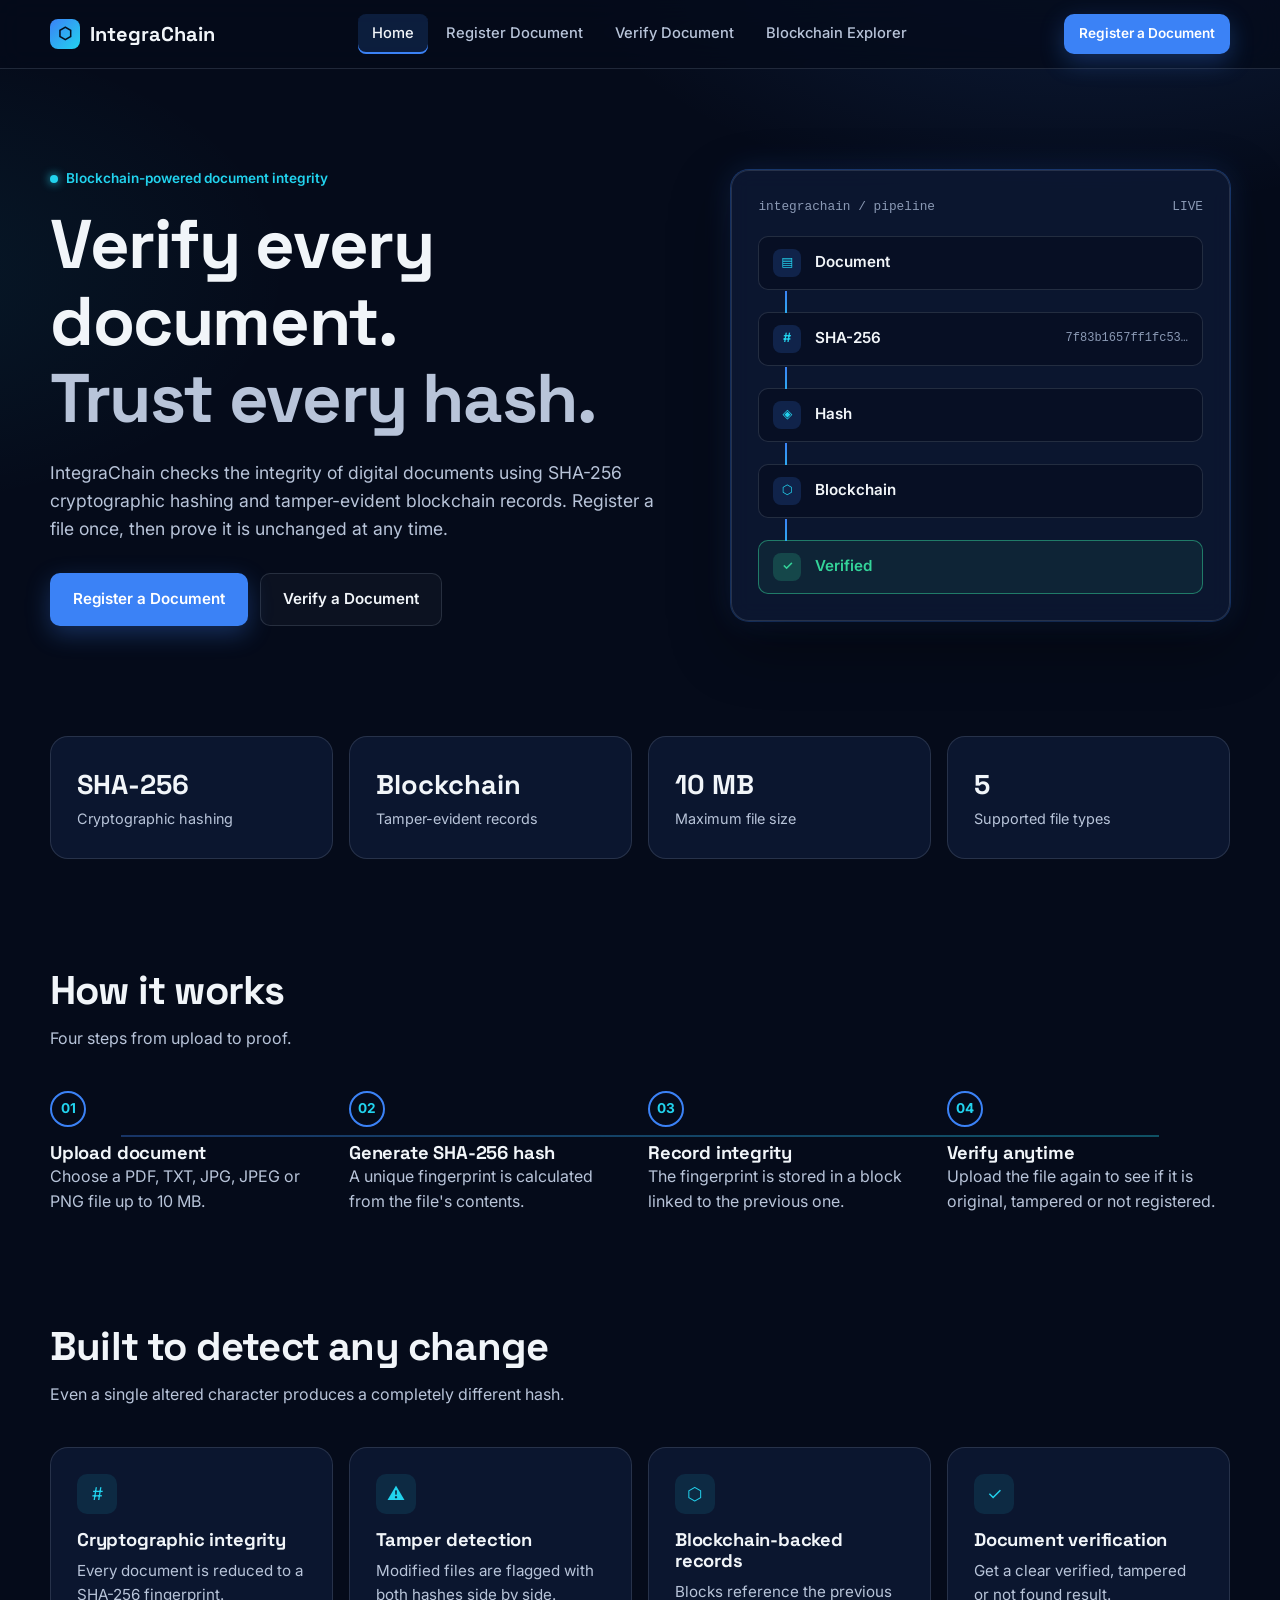
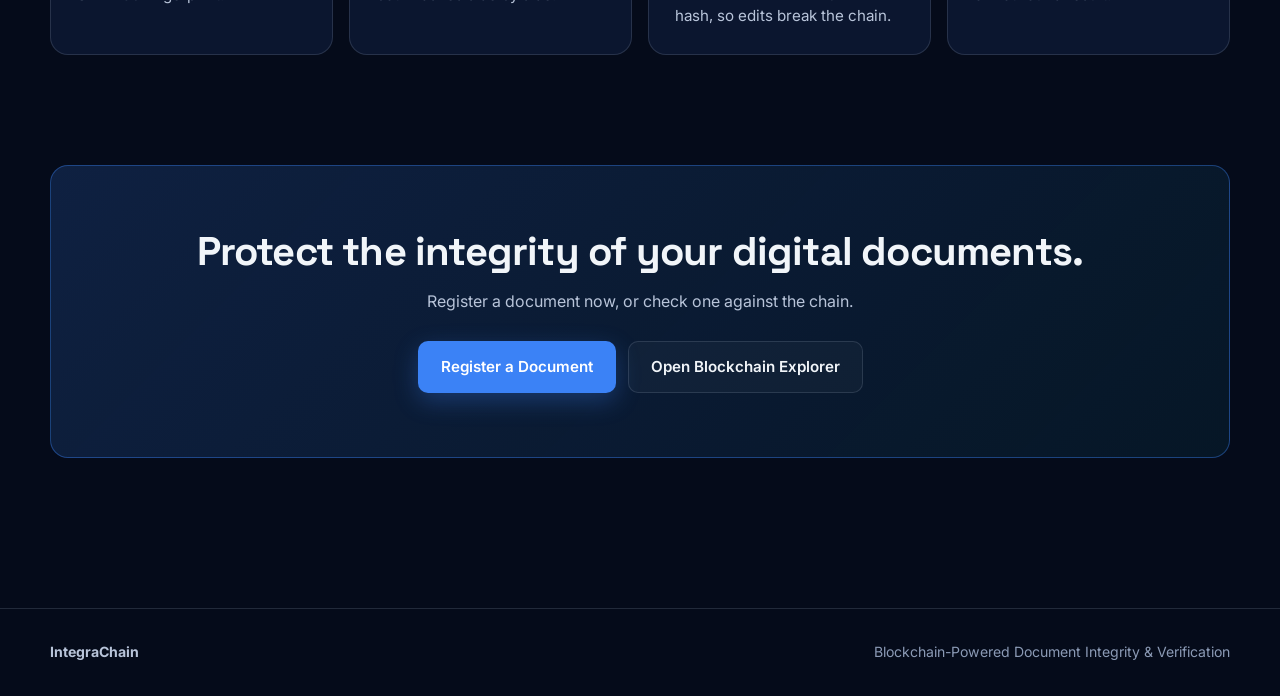
<file: frontend/index.html>
<!DOCTYPE html>
<html lang="en">
<head>
    <meta charset="UTF-8">
    <meta name="viewport" content="width=device-width, initial-scale=1.0">
    <meta name="description" content="IntegraChain: Blockchain-Powered Document Integrity & Verification">
    <title>IntegraChain | Document Integrity &amp; Verification</title>
    <link rel="stylesheet" href="css/style.css">
</head>
<body>
    <a class="skip-link" href="#main">Skip to content</a>

    <header class="navbar">
        <div class="container nav-inner">
            <a href="index.html" class="brand" aria-label="IntegraChain home"><span class="brand-icon" aria-hidden="true">⬡</span>IntegraChain</a>
            <nav class="nav-links" aria-label="Main">
                <a class="active" href="index.html" aria-current="page">Home</a>
                <a href="upload.html">Register Document</a>
                <a href="verify.html">Verify Document</a>
                <a href="blockchain.html">Blockchain Explorer</a>
            </nav>
            <a href="upload.html" class="btn primary sm nav-cta">Register a Document</a>
        </div>
    </header>

    <main id="main">
        <section class="hero">
            <div class="container hero-grid">
                <div>
                    <p class="kicker">Blockchain-powered document integrity</p>
                    <h1>Verify every document.<span class="line-2">Trust every hash.</span></h1>
                    <p class="lead">IntegraChain checks the integrity of digital documents using SHA-256 cryptographic hashing and tamper-evident blockchain records. Register a file once, then prove it is unchanged at any time.</p>
                    <div class="hero-actions">
                        <a href="upload.html" class="btn primary">Register a Document</a>
                        <a href="verify.html" class="btn outline">Verify a Document</a>
                    </div>
                </div>

                <div class="pipeline">
                    <p class="pipeline-title"><span>integrachain / pipeline</span><span>LIVE</span></p>
                    <ol aria-label="How a document moves through IntegraChain">
                    <li><span class="node" aria-hidden="true">▤</span>Document</li>
                    <li><span class="node" aria-hidden="true">#</span>SHA-256<small>7f83b1657ff1fc53…</small></li>
                    <li><span class="node" aria-hidden="true">◈</span>Hash</li>
                    <li><span class="node" aria-hidden="true">⬡</span>Blockchain</li>
                    <li class="done"><span class="node" aria-hidden="true">✓</span>Verified</li>
                    </ol>
                </div>
            </div>
        </section>

        <section class="container" aria-label="Key facts">
            <div class="stats">
                <div class="card stat"><strong>SHA-256</strong><span>Cryptographic hashing</span></div>
                <div class="card stat"><strong>Blockchain</strong><span>Tamper-evident records</span></div>
                <div class="card stat"><strong>10 MB</strong><span>Maximum file size</span></div>
                <div class="card stat"><strong>5</strong><span>Supported file types</span></div>
            </div>
        </section>

        <section class="section container" aria-labelledby="how-title">
            <div class="section-head">
                <h2 id="how-title">How it works</h2>
                <p>Four steps from upload to proof.</p>
            </div>
            <ol class="steps">
                <li class="step"><div class="step-number">01</div><h3>Upload document</h3><p>Choose a PDF, TXT, JPG, JPEG or PNG file up to 10 MB.</p></li>
                <li class="step"><div class="step-number">02</div><h3>Generate SHA-256 hash</h3><p>A unique fingerprint is calculated from the file's contents.</p></li>
                <li class="step"><div class="step-number">03</div><h3>Record integrity</h3><p>The fingerprint is stored in a block linked to the previous one.</p></li>
                <li class="step"><div class="step-number">04</div><h3>Verify anytime</h3><p>Upload the file again to see if it is original, tampered or not registered.</p></li>
            </ol>
        </section>

        <section class="container" aria-labelledby="sec-title">
            <div class="section-head">
                <h2 id="sec-title">Built to detect any change</h2>
                <p>Even a single altered character produces a completely different hash.</p>
            </div>
            <div class="grid-4">
                <div class="card"><div class="icon-badge" aria-hidden="true">#</div><h3>Cryptographic integrity</h3><p>Every document is reduced to a SHA-256 fingerprint.</p></div>
                <div class="card"><div class="icon-badge" aria-hidden="true">⚠</div><h3>Tamper detection</h3><p>Modified files are flagged with both hashes side by side.</p></div>
                <div class="card"><div class="icon-badge" aria-hidden="true">⬡</div><h3>Blockchain-backed records</h3><p>Blocks reference the previous hash, so edits break the chain.</p></div>
                <div class="card"><div class="icon-badge" aria-hidden="true">✓</div><h3>Document verification</h3><p>Get a clear verified, tampered or not found result.</p></div>
            </div>
        </section>

        <section class="section container" aria-labelledby="cta-title">
            <div class="cta-band">
                <h2 id="cta-title">Protect the integrity of your digital documents.</h2>
                <p>Register a document now, or check one against the chain.</p>
                <div class="hero-actions">
                    <a href="upload.html" class="btn primary">Register a Document</a>
                    <a href="blockchain.html" class="btn outline">Open Blockchain Explorer</a>
                </div>
            </div>
        </section>
    </main>

    <footer>
        <div class="container footer-inner">
            <p><strong>IntegraChain</strong></p>
            <p class="footer-small">Blockchain-Powered Document Integrity &amp; Verification</p>
        </div>
    </footer>
</body>
</html>
</file>
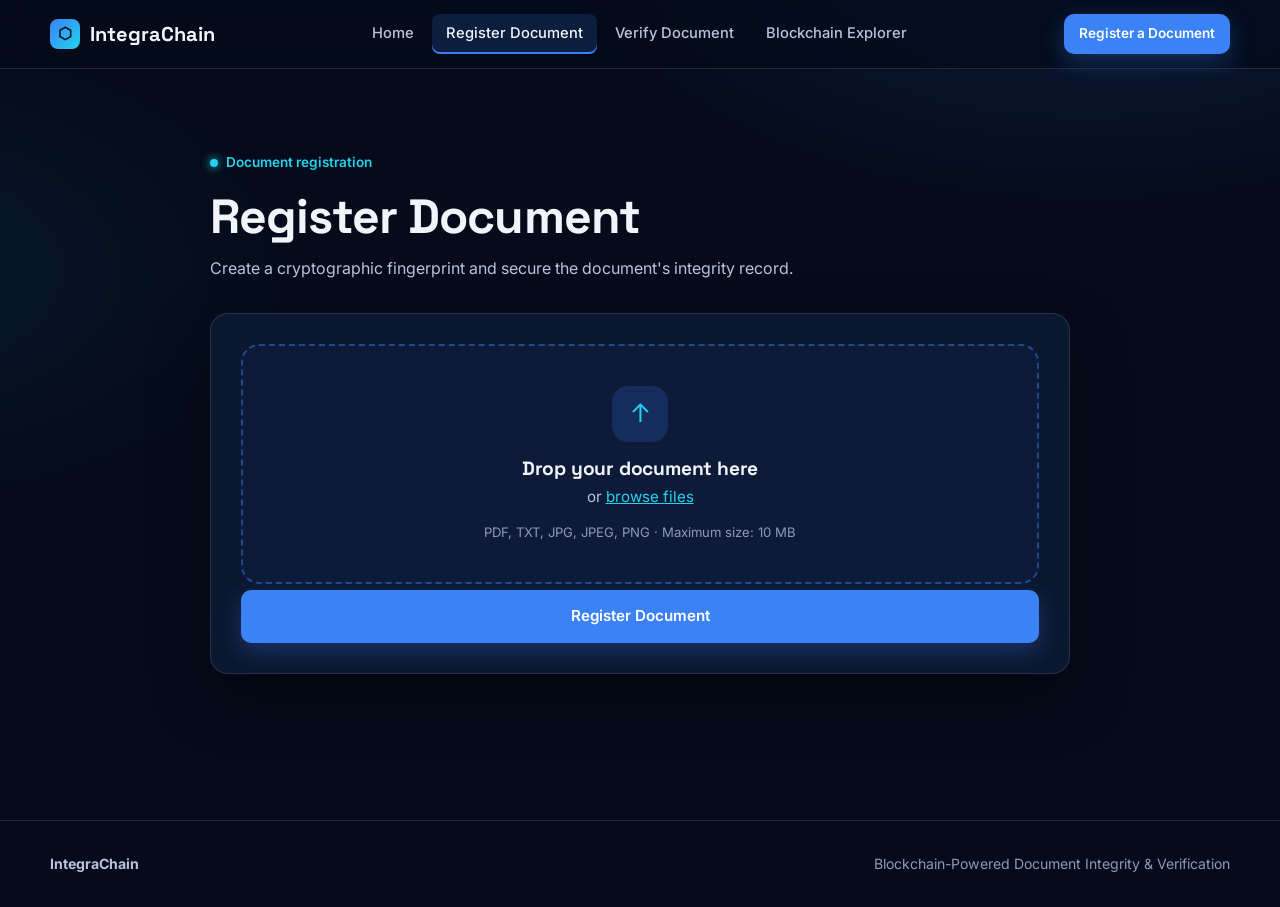
<file: frontend/upload.html>
<!DOCTYPE html>
<html lang="en">
<head>
    <meta charset="UTF-8">
    <meta name="viewport" content="width=device-width, initial-scale=1.0">
    <title>Register Document | IntegraChain</title>
    <link rel="stylesheet" href="css/style.css">
</head>
<body>
    <a class="skip-link" href="#main">Skip to content</a>

    <header class="navbar">
        <div class="container nav-inner">
            <a href="index.html" class="brand" aria-label="IntegraChain home"><span class="brand-icon" aria-hidden="true">⬡</span>IntegraChain</a>
            <nav class="nav-links" aria-label="Main">
                <a href="index.html">Home</a>
                <a class="active" href="upload.html" aria-current="page">Register Document</a>
                <a href="verify.html">Verify Document</a>
                <a href="blockchain.html">Blockchain Explorer</a>
            </nav>
            <a href="upload.html" class="btn primary sm nav-cta">Register a Document</a>
        </div>
    </header>

    <main id="main" class="page">
        <div class="page-header">
            <p class="kicker">Document registration</p>
            <h1>Register Document</h1>
            <p>Create a cryptographic fingerprint and secure the document's integrity record.</p>
        </div>

        <div class="upload-panel">
            <form id="uploadForm">
                <label class="upload-area" for="uploadFile">
                    <div class="upload-icon" aria-hidden="true">↑</div>
                    <h3>Drop your document here</h3>
                    <p>or <span class="browse">browse files</span></p>
                    <span class="limits">PDF, TXT, JPG, JPEG, PNG · Maximum size: 10 MB</span>
                    <input type="file" id="uploadFile" accept=".pdf,.txt,.jpg,.jpeg,.png" required>
                </label>

                <div id="selectedFile" class="selected-file" aria-live="polite"></div>

                <button type="submit" id="uploadBtn" class="btn primary full-btn">Register Document</button>
            </form>
        </div>

        <div id="uploadResult" class="result-container" aria-live="polite"></div>
    </main>

    <footer>
        <div class="container footer-inner">
            <p><strong>IntegraChain</strong></p>
            <p class="footer-small">Blockchain-Powered Document Integrity &amp; Verification</p>
        </div>
    </footer>

    <script src="js/script.js"></script>
</body>
</html>
</file>
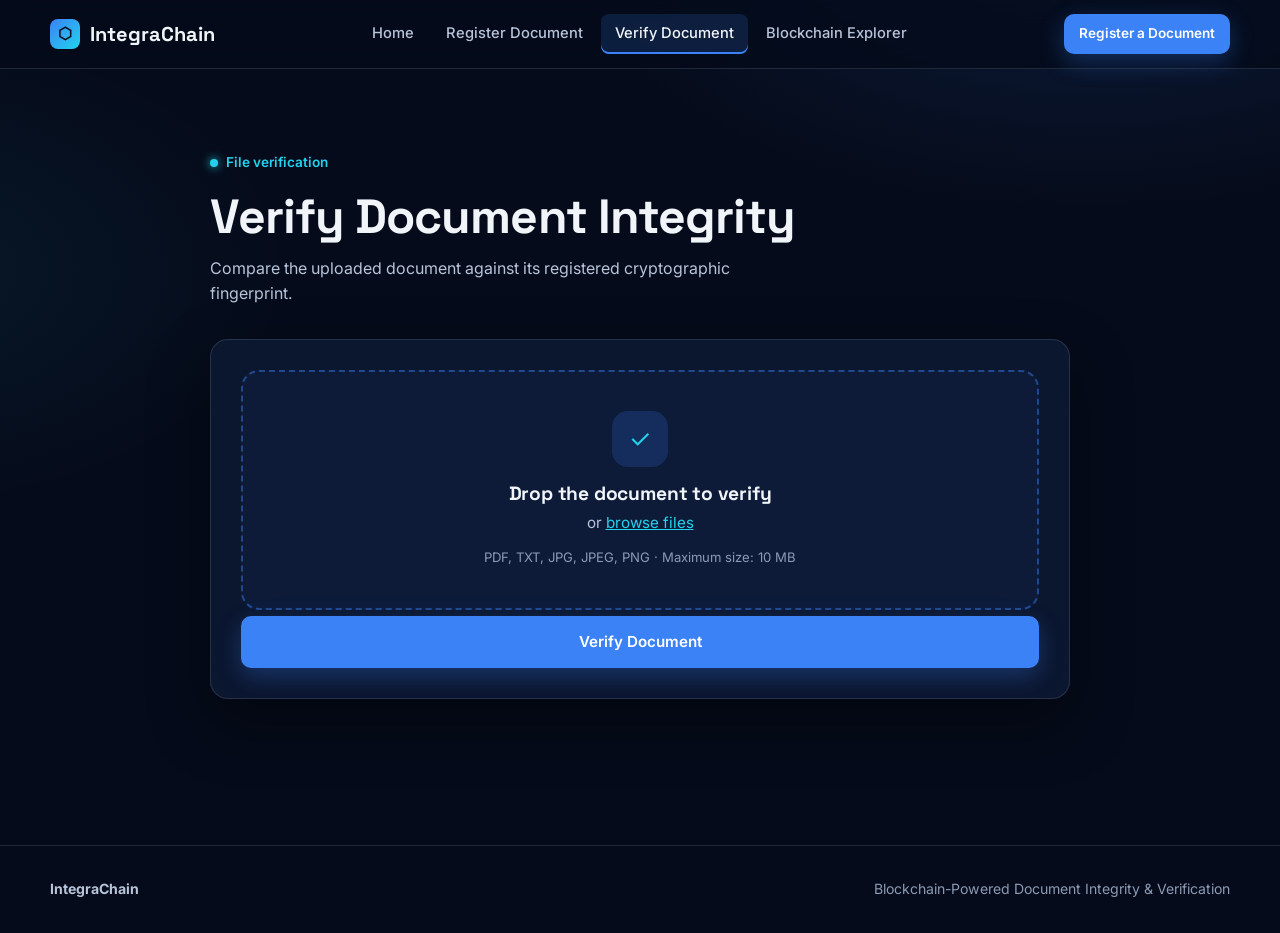
<file: frontend/verify.html>
<!DOCTYPE html>
<html lang="en">
<head>
    <meta charset="UTF-8">
    <meta name="viewport" content="width=device-width, initial-scale=1.0">
    <title>Verify Document | IntegraChain</title>
    <link rel="stylesheet" href="css/style.css">
</head>
<body>
    <a class="skip-link" href="#main">Skip to content</a>

    <header class="navbar">
        <div class="container nav-inner">
            <a href="index.html" class="brand" aria-label="IntegraChain home"><span class="brand-icon" aria-hidden="true">⬡</span>IntegraChain</a>
            <nav class="nav-links" aria-label="Main">
                <a href="index.html">Home</a>
                <a href="upload.html">Register Document</a>
                <a class="active" href="verify.html" aria-current="page">Verify Document</a>
                <a href="blockchain.html">Blockchain Explorer</a>
            </nav>
            <a href="upload.html" class="btn primary sm nav-cta">Register a Document</a>
        </div>
    </header>

    <main id="main" class="page">
        <div class="page-header">
            <p class="kicker">File verification</p>
            <h1>Verify Document Integrity</h1>
            <p>Compare the uploaded document against its registered cryptographic fingerprint.</p>
        </div>

        <div class="upload-panel">
            <form id="verifyForm">
                <label class="upload-area" for="verifyFile">
                    <div class="upload-icon" aria-hidden="true">✓</div>
                    <h3>Drop the document to verify</h3>
                    <p>or <span class="browse">browse files</span></p>
                    <span class="limits">PDF, TXT, JPG, JPEG, PNG · Maximum size: 10 MB</span>
                    <input type="file" id="verifyFile" accept=".pdf,.txt,.jpg,.jpeg,.png" required>
                </label>

                <div id="verifySelectedFile" class="selected-file" aria-live="polite"></div>

                <button type="submit" id="verifyBtn" class="btn primary full-btn">Verify Document</button>
            </form>
        </div>

        <div id="verifyResult" class="result-container" aria-live="polite"></div>
    </main>

    <footer>
        <div class="container footer-inner">
            <p><strong>IntegraChain</strong></p>
            <p class="footer-small">Blockchain-Powered Document Integrity &amp; Verification</p>
        </div>
    </footer>

    <script src="js/script.js"></script>
</body>
</html>
</file>
<file: frontend/css/style.css>
@import url('https://fonts.googleapis.com/css2?family=Inter:wght@400;500;600;700&family=Space+Grotesk:wght@500;600;700&display=swap');

/* 1. RESET / BASE */
*, *::before, *::after { margin: 0; padding: 0; box-sizing: border-box; }
html { scroll-behavior: smooth; -webkit-text-size-adjust: 100%; }
body { font-family: "Inter", system-ui, sans-serif; background: var(--bg); color: var(--text); min-height: 100vh; line-height: 1.6; display: flex; flex-direction: column;
  background-image: radial-gradient(900px 500px at 85% -10%, rgba(59,130,246,.16), transparent 60%), radial-gradient(700px 400px at -10% 30%, rgba(34,211,238,.07), transparent 60%); background-attachment: fixed; }
main { flex: 1; }
img, svg { max-width: 100%; }
button, input { font: inherit; color: inherit; }
a { color: inherit; }

/* 2. DESIGN TOKENS */
:root {
  --bg: #050b1a; --surface: rgba(15,27,56,.72); --surface-2: #14224a;
  --primary: #3b82f6; --primary-hover: #2f6fe0; --cyan: #22d3ee;
  --text: #f1f5f9; --text-2: #b8c4d9; --muted: #8b9ab5;
  --border: rgba(148,163,184,.2);
  --success: #34d399; --warning: #fbbf24; --danger: #f87171;
  --radius: 18px; --radius-sm: 10px;
  --shadow: 0 24px 60px rgba(0,0,0,.4); --glow: 0 0 0 1px rgba(59,130,246,.35), 0 0 32px rgba(59,130,246,.18);
  --space: clamp(16px, 3.5vw, 32px); --section: clamp(56px, 9vw, 110px);
  --fast: .18s; --base: .3s;
  --mono: ui-monospace, "SFMono-Regular", Menlo, Consolas, monospace;
}

/* 3. TYPOGRAPHY */
h1, h2, h3 { font-family: "Space Grotesk", "Inter", sans-serif; line-height: 1.12; letter-spacing: -.02em; }
h1 { font-size: clamp(2.3rem, 5.6vw, 4.3rem); }
h2 { font-size: clamp(1.7rem, 3.4vw, 2.5rem); }
h3 { font-size: 1.15rem; letter-spacing: -.01em; }
p { color: var(--text-2); }
.mono { font-family: var(--mono); }

/* 4. LAYOUT */
.container { width: min(1180px, 100% - 2 * var(--space)); margin-inline: auto; }
.section { padding-block: var(--section); }
.section-head { max-width: 640px; margin-bottom: 40px; }
.section-head p { margin-top: 12px; }
.page { width: min(860px, 100% - 2 * var(--space)); margin: 0 auto; padding-block: clamp(40px, 7vw, 80px); }
.page.wide { width: min(1080px, 100% - 2 * var(--space)); }
.page-header { margin-bottom: 32px; }
.page-header h1 { font-size: clamp(2rem, 4.6vw, 3rem); margin-bottom: 12px; }
.page-header p { max-width: 60ch; }
.kicker { display: inline-flex; align-items: center; gap: 8px; color: var(--cyan); font-size: .85rem; font-weight: 600; margin-bottom: 16px; }
.kicker::before { content: ""; width: 8px; height: 8px; border-radius: 50%; background: var(--cyan); box-shadow: 0 0 10px var(--cyan); animation: pulse 2.4s ease-in-out infinite; }

/* 5. NAVBAR */
.navbar { position: sticky; top: 0; z-index: 50; background: rgba(5,11,26,.78); backdrop-filter: blur(14px); -webkit-backdrop-filter: blur(14px); border-bottom: 1px solid var(--border); }
.nav-inner { display: flex; align-items: center; justify-content: space-between; gap: 16px; min-height: 68px; }
.brand { display: inline-flex; align-items: center; gap: 10px; font-family: "Space Grotesk", sans-serif; font-weight: 700; font-size: 1.25rem; text-decoration: none; color: var(--text); }
.brand-icon { width: 30px; height: 30px; display: grid; place-items: center; border-radius: 8px; background: linear-gradient(135deg, var(--primary), var(--cyan)); color: #04101f; font-size: 1rem; }
.nav-links { display: flex; align-items: center; gap: 4px; }
.nav-links a { text-decoration: none; color: var(--text-2); padding: 8px 14px; border-radius: 8px; font-size: .92rem; font-weight: 500; transition: color var(--fast), background var(--fast); }
.nav-links a:hover { color: var(--text); background: rgba(255,255,255,.06); }
.nav-links a.active { color: var(--text); background: rgba(59,130,246,.16); box-shadow: inset 0 -2px 0 var(--primary); }
.nav-cta { white-space: nowrap; }

/* 6. HERO */
.hero { padding-block: clamp(48px, 8vw, 96px) var(--section); }
.hero-grid { display: grid; grid-template-columns: 1.1fr .9fr; gap: clamp(32px, 6vw, 72px); align-items: center; }
.hero h1 { margin-bottom: 22px; }
.hero h1 .line-2 { display: block; color: var(--text-2); }
.hero p.lead { font-size: 1.1rem; max-width: 56ch; }
.hero-actions { display: flex; flex-wrap: wrap; gap: 12px; margin-top: 30px; }
.pipeline ol { list-style: none; }
.pipeline { padding: 26px; border-radius: var(--radius); background: var(--surface); border: 1px solid var(--border); box-shadow: var(--shadow), var(--glow); backdrop-filter: blur(10px); }
.pipeline-title { display: flex; justify-content: space-between; font-size: .8rem; color: var(--muted); margin-bottom: 18px; font-family: var(--mono); }
.pipeline li { position: relative; display: flex; align-items: center; gap: 14px; padding: 12px 14px; border: 1px solid var(--border); border-radius: var(--radius-sm); background: rgba(5,11,26,.5); font-weight: 600; font-size: .95rem; }
.pipeline li + li { margin-top: 22px; }
.pipeline li + li::before { content: ""; position: absolute; left: 26px; top: -22px; height: 22px; width: 2px; background: linear-gradient(var(--primary), var(--cyan)); background-size: 100% 200%; animation: flow 2.2s linear infinite; }
.pipeline .node { width: 28px; height: 28px; flex: none; display: grid; place-items: center; border-radius: 8px; background: rgba(59,130,246,.18); color: var(--cyan); font-size: .8rem; }
.pipeline small { margin-left: auto; color: var(--muted); font-family: var(--mono); font-weight: 400; font-size: .75rem; overflow: hidden; text-overflow: ellipsis; white-space: nowrap; max-width: 46%; }
.pipeline li.done { border-color: rgba(52,211,153,.5); color: var(--success); background: rgba(52,211,153,.08); }
.pipeline li.done .node { background: rgba(52,211,153,.2); color: var(--success); }

/* 7. BUTTONS */
.btn { display: inline-flex; align-items: center; justify-content: center; gap: 8px; padding: 13px 22px; border: 1px solid transparent; border-radius: var(--radius-sm); font-weight: 600; font-size: .95rem; text-decoration: none; cursor: pointer; transition: transform var(--fast), background var(--fast), border-color var(--fast), box-shadow var(--fast); }
.btn.primary { background: var(--primary); color: #fff; box-shadow: 0 8px 24px rgba(59,130,246,.3); }
.btn.primary:hover { background: var(--primary-hover); transform: translateY(-1px); }
.btn.outline { background: rgba(255,255,255,.03); border-color: var(--border); color: var(--text); }
.btn.outline:hover { border-color: var(--primary); background: rgba(59,130,246,.1); }
.btn.sm { padding: 8px 14px; font-size: .85rem; }
.btn:disabled { opacity: .6; cursor: not-allowed; transform: none; }
.full-btn { width: 100%; }
.spinner { width: 16px; height: 16px; border: 2px solid rgba(255,255,255,.35); border-top-color: #fff; border-radius: 50%; animation: spin .7s linear infinite; }

/* 8. CARDS */
.card { background: var(--surface); border: 1px solid var(--border); border-radius: var(--radius); padding: 26px; transition: border-color var(--base), transform var(--base); }
.card:hover { border-color: rgba(59,130,246,.5); }
.card h3 { margin-bottom: 8px; }
.card p { font-size: .95rem; }
.icon-badge { width: 40px; height: 40px; display: grid; place-items: center; border-radius: 10px; background: rgba(34,211,238,.1); color: var(--cyan); margin-bottom: 16px; font-size: 1.1rem; }
.stats { display: grid; grid-template-columns: repeat(4, 1fr); gap: 16px; }
.stat strong { display: block; font-family: "Space Grotesk", sans-serif; font-size: 1.7rem; color: var(--text); }
.stat span { color: var(--text-2); font-size: .9rem; }
.grid-4 { display: grid; grid-template-columns: repeat(4, 1fr); gap: 16px; }
.grid-2 { display: grid; grid-template-columns: repeat(2, 1fr); gap: 16px; }

.steps { list-style: none; display: grid; grid-template-columns: repeat(4, 1fr); gap: 16px; position: relative; }
.steps::before { content: ""; position: absolute; left: 6%; right: 6%; top: 44px; height: 2px; background: linear-gradient(90deg, var(--primary), var(--cyan)); opacity: .35; }
.step { position: relative; }
.step-number { width: 36px; height: 36px; display: grid; place-items: center; border-radius: 50%; background: var(--bg); border: 2px solid var(--primary); color: var(--cyan); font-weight: 700; font-size: .85rem; margin-bottom: 16px; }

.cta-band { text-align: center; padding: clamp(36px, 6vw, 64px) var(--space); border-radius: var(--radius); border: 1px solid rgba(59,130,246,.4); background: linear-gradient(135deg, rgba(59,130,246,.18), rgba(34,211,238,.06)); }
.cta-band p { margin: 14px auto 26px; max-width: 52ch; }
.cta-band .hero-actions { justify-content: center; margin-top: 0; }

/* 9. FORMS */
.upload-panel { background: var(--surface); border: 1px solid var(--border); border-radius: var(--radius); padding: clamp(18px, 3vw, 30px); box-shadow: var(--shadow); }
.field-input { width: 100%; padding: 12px 14px; border-radius: var(--radius-sm); border: 1px solid var(--border); background: rgba(5,11,26,.6); }
.field-input::placeholder { color: var(--muted); }

/* 10. UPLOAD AREA */
.upload-area { position: relative; display: flex; flex-direction: column; align-items: center; justify-content: center; text-align: center; gap: 6px; min-height: 240px; padding: 30px 20px; border: 2px dashed rgba(59,130,246,.45); border-radius: var(--radius); background: rgba(59,130,246,.05); cursor: pointer; transition: border-color var(--base), background var(--base); }
.upload-area:hover, .upload-area.dragover { border-color: var(--cyan); background: rgba(34,211,238,.07); }
.upload-area:focus-within { outline: 3px solid var(--cyan); outline-offset: 3px; }
.upload-area input { position: absolute; inset: 0; opacity: 0; cursor: pointer; width: 100%; height: 100%; }
.upload-icon { width: 56px; height: 56px; display: grid; place-items: center; border-radius: 16px; background: rgba(59,130,246,.18); color: var(--cyan); font-size: 1.6rem; margin-bottom: 10px; transition: transform var(--base); }
.upload-area:hover .upload-icon { transform: translateY(-3px); }
.upload-area h3 { font-size: 1.2rem; }
.upload-area p { font-size: .95rem; }
.upload-area .browse { color: var(--cyan); text-decoration: underline; }
.upload-area .limits { color: var(--muted); font-size: .82rem; margin-top: 6px; }
.selected-file:empty { display: none; }
.selected-file { margin: 16px 0; }
.file-chip { display: flex; align-items: center; gap: 14px; padding: 12px 14px; border: 1px solid rgba(52,211,153,.4); background: rgba(52,211,153,.07); border-radius: var(--radius-sm); animation: pop .3s ease; }
.file-chip .file-icon { width: 38px; height: 38px; flex: none; display: grid; place-items: center; border-radius: 8px; background: rgba(52,211,153,.16); color: var(--success); font-size: .7rem; font-weight: 700; }
.file-meta { min-width: 0; flex: 1; }
.file-meta strong { display: block; overflow: hidden; text-overflow: ellipsis; white-space: nowrap; font-size: .95rem; }
.file-meta span { color: var(--muted); font-size: .8rem; }
.upload-panel .btn.primary { margin-top: 6px; }

/* 11. RESULT STATES */
.result-container { margin-top: 26px; }
.result-card { background: var(--surface); border: 1px solid var(--border); border-left: 6px solid var(--primary); border-radius: var(--radius); padding: clamp(20px, 3vw, 30px); box-shadow: var(--shadow); animation: pop .35s ease; }
.result-card.verified, .result-card.success { border-left-color: var(--success); background: linear-gradient(135deg, rgba(52,211,153,.1), var(--surface) 55%); }
.result-card.tampered { border-left-color: var(--danger); background: linear-gradient(135deg, rgba(248,113,113,.12), var(--surface) 55%); }
.result-card.not-found { border-left-color: var(--warning); background: linear-gradient(135deg, rgba(251,191,36,.1), var(--surface) 55%); }
.result-head { display: flex; align-items: center; gap: 14px; margin-bottom: 12px; }
.result-icon { width: 44px; height: 44px; flex: none; display: grid; place-items: center; border-radius: 50%; font-size: 1.3rem; font-weight: 700; background: rgba(59,130,246,.2); color: var(--cyan); }
.verified .result-icon, .success .result-icon { background: rgba(52,211,153,.2); color: var(--success); }
.tampered .result-icon { background: rgba(248,113,113,.2); color: var(--danger); }
.not-found .result-icon { background: rgba(251,191,36,.2); color: var(--warning); }
.result-label { font-family: "Space Grotesk", sans-serif; font-size: clamp(1.3rem, 3vw, 1.7rem); font-weight: 700; }
.verified .result-label, .success .result-label { color: var(--success); }
.tampered .result-label { color: var(--danger); }
.not-found .result-label { color: var(--warning); }
.result-card h2 { font-size: 1.4rem; margin-bottom: 8px; }
.result-card .explain { margin-top: 8px; font-size: .92rem; color: var(--muted); }
.hash-box { margin-top: 14px; padding: 12px 14px; border-radius: var(--radius-sm); background: rgba(5,11,26,.65); border: 1px solid var(--border); }
.hash-box .hash-label { display: flex; justify-content: space-between; align-items: center; gap: 10px; color: var(--muted); font-size: .8rem; font-weight: 600; margin-bottom: 4px; }
.hash-box .hash-text { font-family: var(--mono); font-size: .82rem; color: var(--text); word-break: break-all; }
.copy-btn { border: 1px solid var(--border); background: transparent; color: var(--cyan); border-radius: 6px; padding: 3px 10px; font-size: .75rem; cursor: pointer; transition: background var(--fast); }
.copy-btn:hover { background: rgba(34,211,238,.12); }
.result-card .btn { margin-top: 18px; }

/* 12. BLOCKCHAIN EXPLORER */
.dash { display: grid; grid-template-columns: repeat(4, 1fr); gap: 14px; margin-bottom: 22px; }
.dash .card { padding: 18px; }
.dash .k { color: var(--muted); font-size: .8rem; font-weight: 600; }
.dash .v { font-family: "Space Grotesk", sans-serif; font-size: 1.5rem; font-weight: 700; margin-top: 4px; overflow-wrap: anywhere; }
.blockchain-actions { display: flex; flex-wrap: wrap; gap: 12px; margin-bottom: 8px; }
.toolbar { display: flex; flex-wrap: wrap; gap: 12px; margin: 22px 0 8px; }
.toolbar .field-input { flex: 1 1 260px; }
.blockchain-grid { position: relative; display: grid; gap: 22px; margin-top: 26px; padding-left: 34px; }
.blockchain-grid::before { content: ""; position: absolute; left: 10px; top: 10px; bottom: 10px; width: 2px; background: linear-gradient(var(--primary), var(--cyan), var(--primary)); opacity: .5; }
.block-card { position: relative; background: var(--surface); border: 1px solid var(--border); border-radius: var(--radius); overflow: hidden; transition: border-color var(--base); }
.block-card:hover { border-color: rgba(59,130,246,.55); }
.block-card::before { content: ""; position: absolute; left: -32px; top: 22px; width: 14px; height: 14px; border-radius: 50%; background: var(--bg); border: 3px solid var(--cyan); box-shadow: 0 0 12px rgba(34,211,238,.6); }
.block-card.genesis::before { border-color: var(--success); box-shadow: 0 0 12px rgba(52,211,153,.6); }
.block-header { display: flex; flex-wrap: wrap; justify-content: space-between; gap: 8px; padding: 16px 22px; background: rgba(59,130,246,.1); border-bottom: 1px solid var(--border); }
.block-header span { color: var(--text-2); font-size: .82rem; }
.block-body { padding: 8px 22px 14px; }
.block-row { display: grid; grid-template-columns: 150px 1fr auto; gap: 12px; align-items: center; padding: 11px 0; border-bottom: 1px solid var(--border); }
.block-row:last-child { border-bottom: 0; }
.block-label { color: var(--muted); font-size: .8rem; font-weight: 600; }
.block-value { font-size: .92rem; overflow-wrap: anywhere; }
.hash-value { font-family: var(--mono); font-size: .82rem; color: var(--text-2); }
.loading { text-align: center; padding: 48px 20px; color: var(--muted); }

/* 13. FOOTER */
footer { border-top: 1px solid var(--border); padding-block: 32px; margin-top: 40px; }
.footer-inner { display: flex; flex-wrap: wrap; justify-content: space-between; gap: 12px; align-items: center; }
.footer-inner p { font-size: .88rem; }
.footer-small { color: var(--muted); }

/* 14. ANIMATIONS */
@keyframes spin { to { transform: rotate(360deg); } }
@keyframes pulse { 50% { opacity: .35; } }
@keyframes flow { to { background-position: 0 200%; } }
@keyframes pop { from { opacity: 0; transform: translateY(8px) scale(.98); } to { opacity: 1; transform: none; } }

/* 15. RESPONSIVE */
@media (max-width: 1024px) {
  .hero-grid { grid-template-columns: 1fr; }
  .stats, .grid-4, .dash { grid-template-columns: repeat(2, 1fr); }
  .steps { grid-template-columns: repeat(2, 1fr); row-gap: 28px; }
  .steps::before { display: none; }
}
@media (max-width: 768px) {
  .nav-inner { flex-wrap: wrap; padding-block: 10px; }
  .nav-links { order: 3; width: 100%; overflow-x: auto; }
  .nav-links a { white-space: nowrap; }
  .nav-cta { display: none; }
  .block-row { grid-template-columns: 1fr auto; }
  .block-label { grid-column: 1 / -1; }
  .grid-2 { grid-template-columns: 1fr; }
}
@media (max-width: 480px) {
  .stats, .grid-4, .dash, .steps { grid-template-columns: 1fr; }
  .hero-actions .btn { width: 100%; }
  .pipeline small { display: none; }
  .blockchain-grid { padding-left: 26px; }
  .block-card::before { left: -24px; }
}
@media (max-width: 375px) {
  .upload-area { min-height: 200px; padding: 22px 14px; }
  .result-head { flex-direction: column; align-items: flex-start; }
}
@media (min-width: 1440px) { .container { width: min(1280px, 100% - 2 * var(--space)); } }

/* 16. ACCESSIBILITY */
:focus-visible { outline: 3px solid var(--cyan); outline-offset: 2px; border-radius: 6px; }
.sr-only { position: absolute; width: 1px; height: 1px; overflow: hidden; clip: rect(0 0 0 0); white-space: nowrap; }
.skip-link { position: absolute; left: -999px; top: 8px; background: var(--primary); color: #fff; padding: 8px 14px; border-radius: 8px; z-index: 100; }
.skip-link:focus { left: 8px; }
@media (prefers-reduced-motion: reduce) {
  *, *::before, *::after { animation: none !important; transition: none !important; scroll-behavior: auto !important; }
}
</file>
